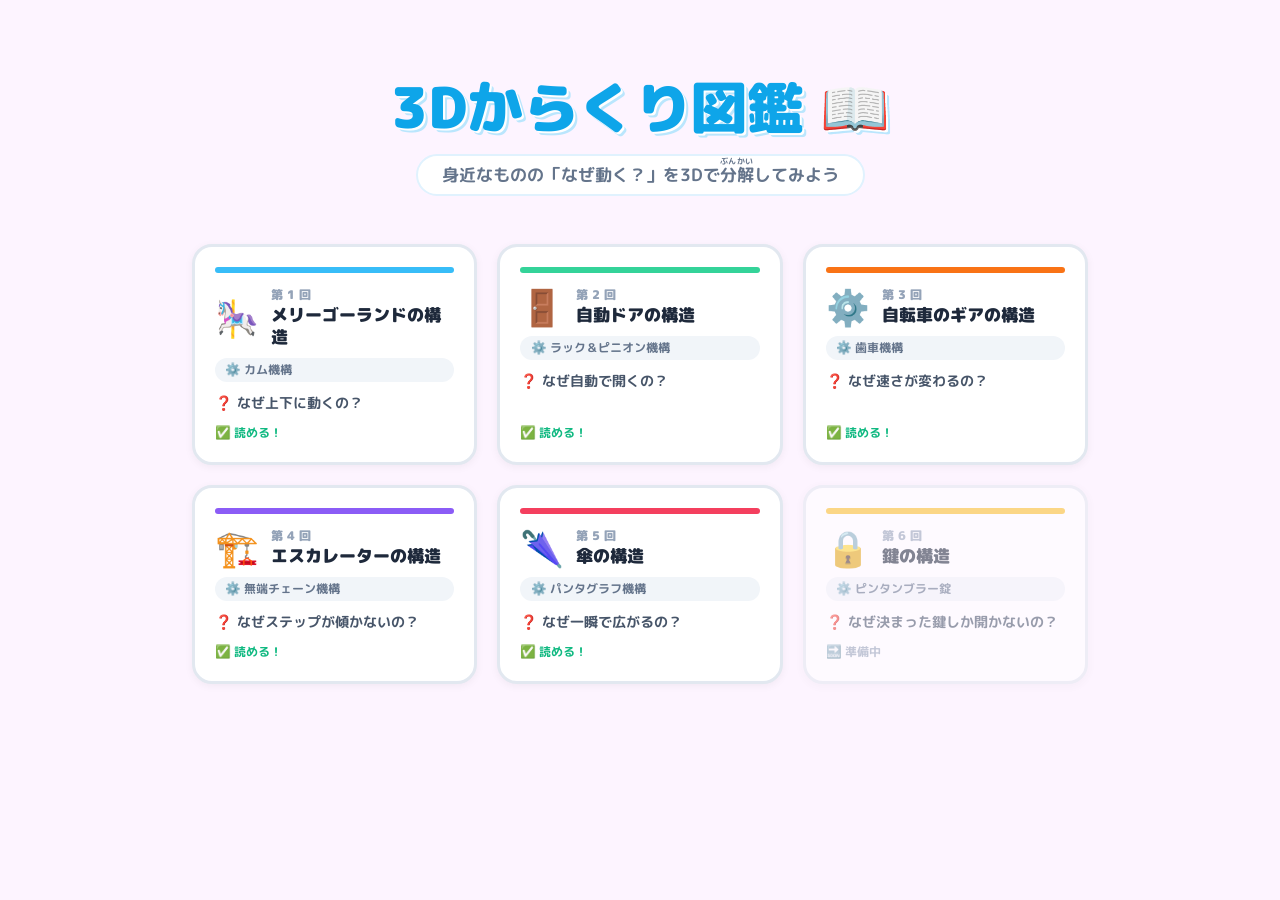
<file: index.html>
<!DOCTYPE html>
<html lang="ja">
<head>
    <meta charset="UTF-8">
    <meta name="viewport" content="width=device-width, initial-scale=1.0">
    <title>3Dからくり図鑑</title>
    <link rel="stylesheet" href="assets/style.css">
    <style>
        /* トップページ専用の追加スタイル */
        .hero {
            text-align: center;
            padding: 2.5rem 1rem 1.5rem;
        }
        .hero h1 {
            font-size: clamp(2rem, 6vw, 3.5rem);
            font-weight: 900;
            color: #0ea5e9;
            line-height: 1.25;
            text-shadow: 2px 2px 0px #fff, 4px 4px 0px #bae6fd;
            margin-bottom: 0.75rem;
        }
        .hero .lead {
            font-size: 1.05rem;
            font-weight: 700;
            color: #64748b;
            background: #fff;
            display: inline-block;
            padding: 0.4rem 1.5rem;
            border-radius: 9999px;
            border: 2px solid #e0f2fe;
        }

        /* エピソードカードグリッド */
        .episode-grid {
            display: grid;
            grid-template-columns: repeat(auto-fill, minmax(260px, 1fr));
            gap: 1.25rem;
            padding: 1.5rem 0 3rem;
        }

        .episode-card {
            background: #fff;
            border: 3px solid #e2e8f0;
            border-radius: 1.25rem;
            padding: 1.25rem;
            text-decoration: none;
            color: inherit;
            display: flex;
            flex-direction: column;
            gap: 0.6rem;
            transition: transform 0.15s, box-shadow 0.15s, border-color 0.15s;
            box-shadow: 0 2px 8px rgba(0,0,0,0.05);
        }
        .episode-card:hover {
            transform: translateY(-4px);
            box-shadow: 0 8px 24px rgba(0,0,0,0.10);
            border-color: var(--card-color, #38bdf8);
        }
        .episode-card.coming-soon {
            opacity: 0.55;
            cursor: default;
            pointer-events: none;
        }

        .card-header {
            display: flex;
            align-items: center;
            gap: 0.75rem;
        }
        .card-emoji {
            font-size: 2.2rem;
            line-height: 1;
        }
        .card-num {
            font-size: 0.75rem;
            font-weight: 900;
            color: #94a3b8;
        }
        .card-title {
            font-size: 1.05rem;
            font-weight: 900;
            color: #1e293b;
            line-height: 1.3;
        }
        .card-mechanism {
            display: inline-block;
            font-size: 0.78rem;
            font-weight: 700;
            padding: 0.2rem 0.65rem;
            border-radius: 9999px;
            background: #f1f5f9;
            color: #64748b;
        }
        .card-desc {
            font-size: 0.88rem;
            font-weight: 700;
            color: #475569;
            line-height: 1.6;
        }
        .card-status {
            margin-top: auto;
            font-size: 0.78rem;
            font-weight: 700;
        }
        .card-status.published { color: #10b981; }
        .card-status.coming-soon { color: #94a3b8; }

        /* 色帯（カード上部） */
        .card-stripe {
            height: 6px;
            border-radius: 9999px;
            margin-bottom: 0.25rem;
        }
    </style>
</head>
<body>
<div class="page-wrapper">

    <!-- ヒーローヘッダー -->
    <div class="hero">
        <h1>3Dからくり図鑑 📖</h1>
        <p class="lead">身近なものの「なぜ動く？」を3Dで<ruby>分解<rt>ぶんかい</rt></ruby>してみよう</p>
    </div>

    <!-- エピソードカードグリッド -->
    <div class="episode-grid" id="episode-grid">
        <!-- JavaScriptで episodes.json から読み込んで生成 -->
    </div>

</div>

<script>
// episodes.json を読み込んでカードを生成
// ※ローカルファイルで動かす場合はサーバー（Live Server等）が必要です
fetch('./data/episodes.json')
    .then(r => r.json())
    .then(({ episodes }) => {
        const grid = document.getElementById('episode-grid');
        grid.innerHTML = episodes.map(ep => {
            const isPublished = ep.status === 'published';
            return `
            <a href="${isPublished ? ep.file : '#'}"
               class="episode-card ${isPublished ? '' : 'coming-soon'}"
               style="--card-color: ${ep.color}">
                <div class="card-stripe" style="background:${ep.color};"></div>
                <div class="card-header">
                    <span class="card-emoji">${ep.emoji}</span>
                    <div>
                        <p class="card-num">第 ${ep.id} 回</p>
                        <p class="card-title">${ep.title}</p>
                    </div>
                </div>
                <span class="card-mechanism">⚙️ ${ep.mechanism}</span>
                <p class="card-desc">❓ ${ep.question}</p>
                <p class="card-status ${isPublished ? 'published' : 'coming-soon'}">
                    ${isPublished ? '✅ 読める！' : '🔜 準備中'}
                </p>
            </a>`;
        }).join('');
    })
    .catch(() => {
        // JSONが読めない場合の静的フォールバック
        document.getElementById('episode-grid').innerHTML = `
            <a href="episodes/ep01.html" class="episode-card" style="--card-color:#38bdf8">
                <div class="card-stripe" style="background:#38bdf8;"></div>
                <div class="card-header">
                    <span class="card-emoji">🎠</span>
                    <div>
                        <p class="card-num">第 1 回</p>
                        <p class="card-title">メリーゴーランドの構造</p>
                    </div>
                </div>
                <span class="card-mechanism">⚙️ カム機構</span>
                <p class="card-desc">❓ なぜ上下に動くの？</p>
                <p class="card-status published">✅ 読める！</p>
            </a>
        `;
    });
</script>
</body>
</html>
</file>
<file: assets/style.css>
/* ===================================================
   からくり図鑑 — 共通スタイルシート
   使い方: 各エピソードHTMLの<head>内で読み込む
   <link rel="stylesheet" href="../assets/style.css">
   =================================================== */

/* --- フォント読み込み --- */
@import url('https://fonts.googleapis.com/css2?family=M+PLUS+Rounded+1c:wght@500;700;900&display=swap');

/* --- 全体のリセットと基本設定 --- */
*, *::before, *::after {
    box-sizing: border-box;
    margin: 0;
    padding: 0;
}

body {
    font-family: 'M PLUS Rounded 1c', sans-serif;
    background-color: #fdf4ff;
    color: #475569;
    overflow-x: hidden;
    padding: 2rem 1rem 5rem;
}

/* --- レイアウト --- */
.page-wrapper {
    max-width: 56rem; /* 896px */
    margin: 0 auto;
}

/* --- ページタイトル --- */
.page-title {
    text-align: center;
    margin-bottom: 2rem;
}

.page-title h1 {
    font-size: clamp(1.8rem, 5vw, 3rem);
    font-weight: 900;
    color: #0ea5e9;
    line-height: 1.3;
    text-shadow: 2px 2px 0px #fff, 4px 4px 0px #bae6fd;
    margin-bottom: 0.75rem;
}

.page-title .subtitle-badge {
    display: inline-block;
    background: #fff;
    border: 2px solid #e0f2fe;
    border-radius: 9999px;
    padding: 0.4rem 1.5rem;
    font-size: 1rem;
    font-weight: 700;
    color: #475569;
    box-shadow: 0 2px 8px rgba(0,0,0,0.05);
}

/* --- 3Dビューアー本体を包むカード --- */
.viewer-card {
    background: #fff;
    border: 4px solid #f1f5f9;
    border-radius: 1.5rem;
    padding: 1rem 1rem 0.5rem;
    box-shadow: 0 4px 24px rgba(0,0,0,0.06);
    margin-bottom: 2rem;
}

/* --- コントロールバー（ボタン列） --- */
.control-bar {
    display: flex;
    flex-wrap: wrap;
    justify-content: space-between;
    align-items: center;
    gap: 1rem;
    background: #f8fafc;
    border-radius: 1rem;
    padding: 0.75rem 1rem;
    margin-bottom: 0.75rem;
}

/* --- 3Dキャンバス --- */
#canvas-container {
    width: 100%;
    height: 480px;
    background: linear-gradient(135deg, #e0f2fe 0%, #dbeafe 100%);
    border-radius: 1.25rem;
    overflow: hidden;
    position: relative;
    cursor: grab;
    border: 5px solid #bae6fd;
    box-shadow: 0 8px 20px rgba(56,189,248,0.25), inset 0 0 16px rgba(255,255,255,0.7);
}
#canvas-container:active { cursor: grabbing; }

/* --- ローディング表示 --- */
#loading {
    position: absolute;
    inset: 0;
    display: flex;
    align-items: center;
    justify-content: center;
    background: #f0f9ff;
    z-index: 10;
    font-weight: 700;
    color: #0ea5e9;
    font-size: 1.2rem;
}

/* --- キャンバス下のヒントテキスト --- */
.canvas-hints {
    display: flex;
    justify-content: center;
    gap: 1.5rem;
    margin-top: 0.5rem;
    font-size: 0.8rem;
    font-weight: 700;
    color: #38bdf8;
}
.canvas-hints span {
    background: #fff;
    padding: 0.2rem 0.75rem;
    border-radius: 9999px;
    box-shadow: 0 1px 4px rgba(0,0,0,0.06);
}

/* --- ポップボタン --- */
.btn-pop {
    display: inline-flex;
    align-items: center;
    gap: 0.4rem;
    font-family: inherit;
    font-weight: 900;
    font-size: 1rem;
    padding: 0.65rem 1.25rem;
    border: 2px solid #fff;
    border-radius: 1rem;
    cursor: pointer;
    transition: all 0.1s;
    box-shadow: 0 5px 0 rgba(0,0,0,0.12);
    user-select: none;
}
.btn-pop:active {
    transform: translateY(5px);
    box-shadow: none;
}
.btn-pop.btn-auto  { background: #34d399; color: #fff; }
.btn-pop.btn-auto:hover  { background: #6ee7b7; }
.btn-pop.btn-manual { background: #fbbf24; color: #fff; }
.btn-pop.btn-manual:hover { background: #fde68a; }
.btn-pop.dimmed { opacity: 0.55; }

/* --- 手動スライダーエリア --- */
.manual-controls {
    flex-grow: 1;
    width: 100%;
}
.manual-controls .slider-label {
    text-align: center;
    font-weight: 700;
    color: #f43f5e;
    font-size: 0.9rem;
    margin-bottom: 0.4rem;
}

/* --- スライダー（つまみ） --- */
input[type=range] {
    -webkit-appearance: none;
    width: 100%;
    background: transparent;
}
input[type=range]::-webkit-slider-thumb {
    -webkit-appearance: none;
    height: 34px;
    width: 34px;
    border-radius: 50%;
    background: #f43f5e;
    cursor: pointer;
    margin-top: -11px;
    box-shadow: 0 4px 0 #be123c;
    border: 4px solid #fff;
    transition: transform 0.1s;
}
input[type=range]::-webkit-slider-thumb:hover { transform: scale(1.1); }
input[type=range]::-webkit-slider-runnable-track {
    width: 100%;
    height: 10px;
    background: #e2e8f0;
    border-radius: 5px;
    box-shadow: inset 0 2px 4px rgba(0,0,0,0.08);
}

/* --- 解説グリッド（2カラム） --- */
.info-grid {
    display: grid;
    grid-template-columns: 1fr;
    gap: 1.5rem;
    margin-bottom: 2rem;
}
@media (min-width: 640px) {
    .info-grid { grid-template-columns: 1fr 1fr; }
}

/* --- ふきだしカード --- */
.speech-bubble {
    position: relative;
    background: #fff;
    border: 4px solid #fcd34d;
    border-radius: 1rem;
    padding: 1.5rem;
    box-shadow: 0 4px 16px rgba(0,0,0,0.06);
}
.speech-bubble::after {
    content: '';
    position: absolute;
    top: 100%; left: 28px;
    border-width: 14px;
    border-style: solid;
    border-color: #fcd34d transparent transparent transparent;
}
.speech-bubble::before {
    content: '';
    position: absolute;
    top: 100%; left: 32px;
    border-width: 10px;
    border-style: solid;
    border-color: #fff transparent transparent transparent;
    z-index: 1;
}
.speech-bubble h2 {
    font-size: 1.3rem;
    font-weight: 900;
    color: #f43f5e;
    margin-bottom: 0.75rem;
    display: flex;
    align-items: center;
    gap: 0.4rem;
}
.speech-bubble p {
    font-size: 1rem;
    font-weight: 700;
    color: #334155;
    line-height: 1.8;
}

/* --- チェックリストカード（青系） --- */
.checklist-card {
    background: #38bdf8;
    border: 4px solid #7dd3fc;
    border-radius: 1.5rem;
    padding: 1.5rem;
    color: #fff;
    position: relative;
    overflow: hidden;
    box-shadow: 0 4px 16px rgba(56,189,248,0.3);
}
.checklist-card .deco-icon {
    position: absolute;
    right: -0.5rem;
    bottom: -0.5rem;
    font-size: 5rem;
    opacity: 0.15;
    pointer-events: none;
}
.checklist-card h3 {
    font-size: 1.2rem;
    font-weight: 900;
    margin-bottom: 1rem;
    position: relative;
}
.checklist-card ul {
    list-style: none;
    display: flex;
    flex-direction: column;
    gap: 0.75rem;
    position: relative;
}
.checklist-card li {
    display: flex;
    gap: 0.6rem;
    align-items: flex-start;
    font-size: 0.95rem;
    font-weight: 700;
    line-height: 1.5;
}
.checklist-card li .num {
    background: #fff;
    color: #0ea5e9;
    border-radius: 50%;
    width: 1.6rem;
    height: 1.6rem;
    min-width: 1.6rem;
    display: flex;
    align-items: center;
    justify-content: center;
    font-size: 0.85rem;
    font-weight: 900;
}

/* --- 大人向けコラム（折りたたみ） --- */
.adult-column {
    background: #fff;
    border: 2px solid #e2e8f0;
    border-radius: 1rem;
    overflow: hidden;
    margin-bottom: 2rem;
}
.adult-column summary {
    cursor: pointer;
    padding: 0.85rem 1.25rem;
    font-weight: 700;
    font-size: 0.95rem;
    color: #64748b;
    background: #f8fafc;
    list-style: none;
    display: flex;
    align-items: center;
    gap: 0.5rem;
    user-select: none;
}
.adult-column summary::-webkit-details-marker { display: none; }
.adult-column summary .toggle-icon {
    margin-left: auto;
    font-size: 1rem;
    transition: transform 0.2s;
}
details[open] .toggle-icon { transform: rotate(180deg); }
.adult-column .column-body {
    padding: 1.25rem;
    font-size: 0.9rem;
    line-height: 1.8;
    color: #475569;
    border-top: 1px solid #e2e8f0;
}
.adult-column .column-body h4 {
    font-weight: 900;
    color: #334155;
    margin-bottom: 0.5rem;
}
.adult-column .column-body p + p { margin-top: 0.75rem; }

/* --- ナビゲーション（前後の回へ） --- */
.episode-nav {
    display: flex;
    justify-content: space-between;
    align-items: center;
    gap: 1rem;
    margin-top: 2.5rem;
    padding-top: 1.5rem;
    border-top: 2px dashed #e2e8f0;
}
.episode-nav a {
    text-decoration: none;
    font-weight: 900;
    font-size: 0.9rem;
    color: #0ea5e9;
    background: #fff;
    border: 2px solid #bae6fd;
    border-radius: 0.75rem;
    padding: 0.6rem 1rem;
    transition: background 0.15s;
}
.episode-nav a:hover { background: #e0f2fe; }
.episode-nav .nav-next-teaser {
    font-size: 0.8rem;
    color: #94a3b8;
    font-weight: 700;
    text-align: center;
    flex: 1;
}
</file>
